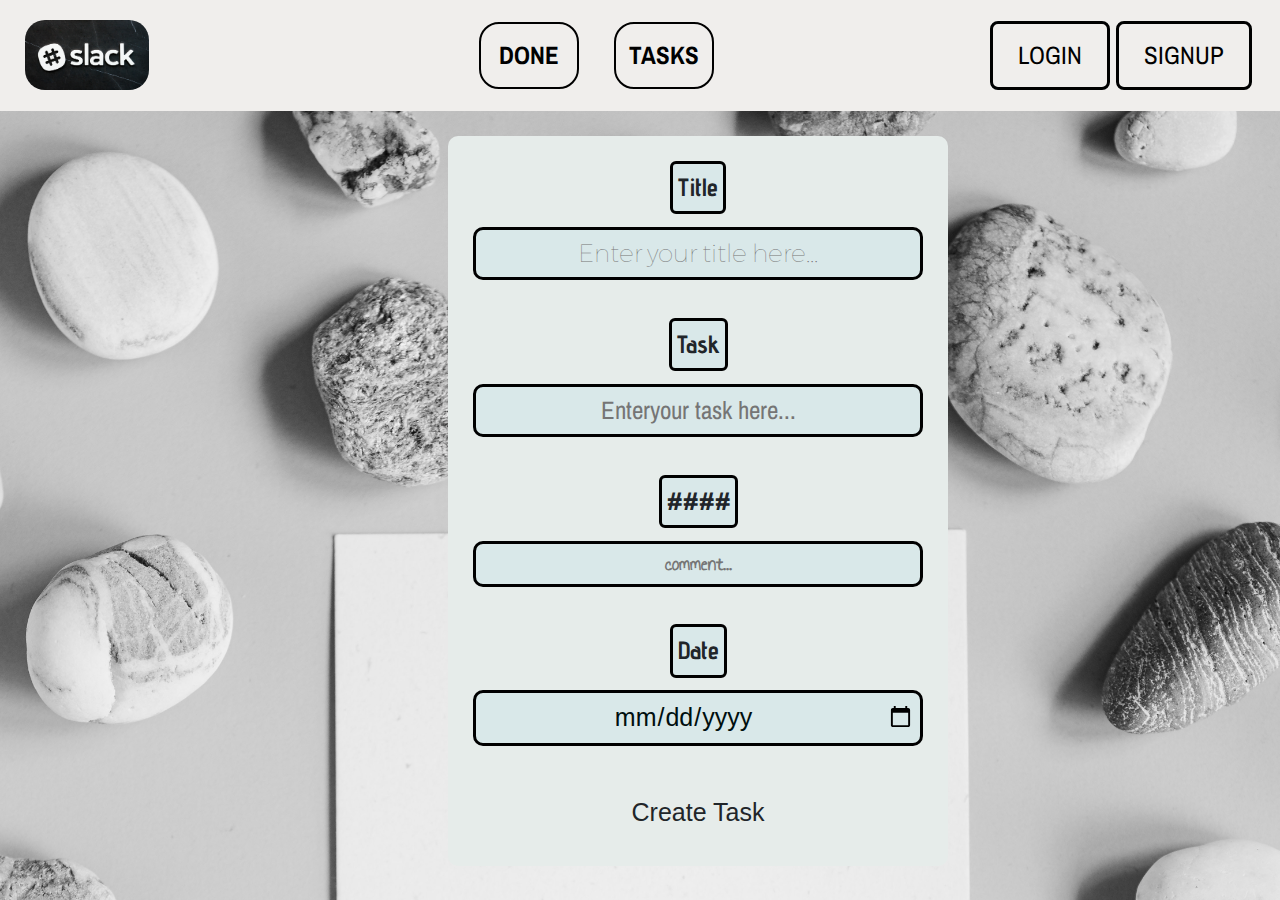
<file: index.html>
<!DOCTYPE html>
<html lang="en">
<head>
    <meta charset="UTF-8">
    <meta http-equiv="X-UA-Compatible" content="IE=edge">
    <meta name="viewport" content="width=device-width, initial-scale=1.0">
    <title>TodoList</title>
    <link rel="stylesheet" href="style.css">
    

    <!--Bootstrap-->
      <!-- Including the bootstrap CDN -->
      <link rel="stylesheet" href=
      "https://maxcdn.bootstrapcdn.com/bootstrap/4.4.1/css/bootstrap.min.css">
          <script src=
      "https://ajax.googleapis.com/ajax/libs/jquery/3.4.1/jquery.min.js">
          </script>
          <script src=
      "https://cdnjs.cloudflare.com/ajax/libs/popper.js/1.16.0/umd/popper.min.js">
          </script>
          <script src=
      "https://maxcdn.bootstrapcdn.com/bootstrap/4.4.1/js/bootstrap.min.js">
          </script>
    <!--BOOTSTRAP-->

    <!--FOnts-->
    <!--Google-->
    <link href='https://fonts.googleapis.com/css?family=Archivo Narrow' rel='stylesheet'>
    <link href='https://fonts.googleapis.com/css?family=Annie Use Your Telescope' rel='stylesheet'>
    <link href='https://fonts.googleapis.com/css?family=Alexandria' rel='stylesheet'>  
    <link href='https://fonts.googleapis.com/css?family=Advent Pro' rel='stylesheet'>
    <!--Google-->
</head>
<body>
    <!--HEADER-->
    <header>
        <nav class="navbar navbar-expand-lg navbar-light mb-3">
            <a class="navbar-brand" href="#"><img src="./images/logo.jpg" height="70px" id="logo" alt=""></a>
            <button class="navbar-toggler" type="button" data-toggle="collapse" data-target="#navbarSupportedContent" aria-controls="navbarSupportedContent" aria-expanded="false" aria-label="Toggle navigation">
              <span class="navbar-toggler-icon"></span>
            </button>
          
            <div class="collapse navbar-collapse" id="navbarSupportedContent">
              <ul class="navbar-nav m-auto">
                <li class="nav-item">
                    <a class="nav-link" href="#">DONE</a>
                  </li>
                <li class="nav-item">
                  <a class="nav-link" href="#">TASKS</a>
                </li>
              </ul>
              <form class="form-inline my-2 my-lg-0">
                <a class="nav-link" href="login.html">LOGIN</a>
                <a class="nav-link" href="login.html">SIGNUP</a>
              </form>
            </div>
          </nav>
    </header>  
    <!--Header-->

    <!--Main-->
    <main>
        <div class="main mt-sm-3 ml-sm-0">
            <form>
                <div class="div">
                    <div class="title">
                        <label class="title" for="title">Title</label>
                        <input type="text" name="title" id="title"placeholder="Enter your title here..."><br><br>
                    </div>
                    <div class="task">
                        <label class="task" for="task">Task</label>
                        <input type="text" name="task" id="task" placeholder="Enteryour task here..."><br><br>
                    </div>
                    <div class="comment">
                        <label class="comment" for="comment">####</label>
                        <input type="text" name="comment" id="comment"placeholder="comment..."><br><br>
                    </div>
                    <div class="date">
                        <label for="date">Date</label>
                        <input type="date" name="" id=""><br><br>
                    </div>
                    <div class="button" id="create-task">
                        <button class="btn text-center" id="create-task">Create Task</button>
                    </div>
                </div>
            </form>
        </div>
    </main>


    <script src="index.js"></script>
</body>
</html>
</file>
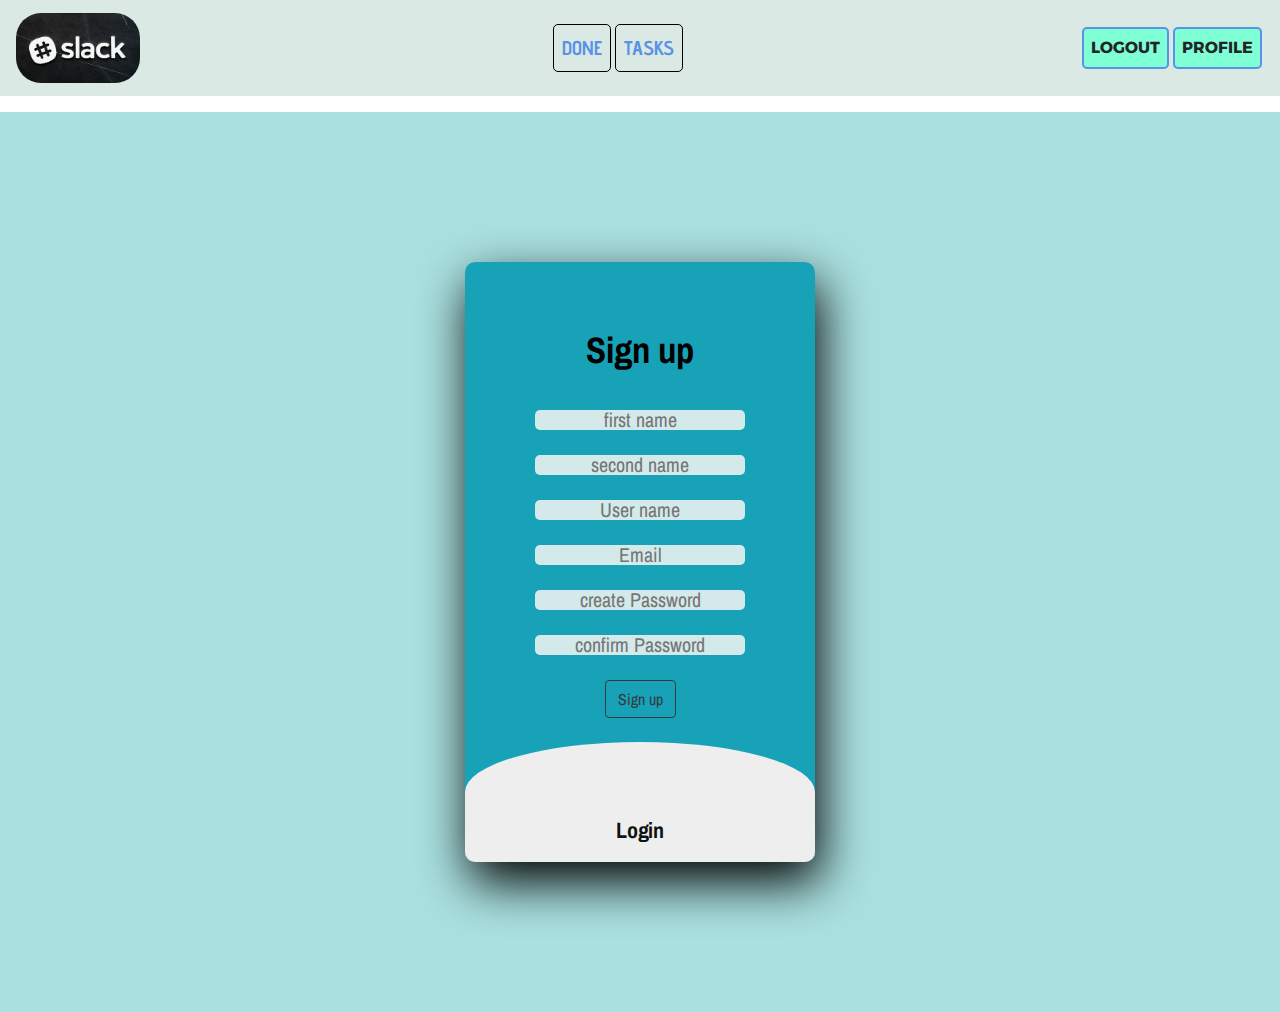
<file: login.html>
<!DOCTYPE html>
<html lang="en">
<head>
    <meta charset="UTF-8">
    <meta http-equiv="X-UA-Compatible" content="IE=edge">
    <meta name="viewport" content="width=device-width, initial-scale=1.0">
    <title>login</title>
    <link rel="stylesheet" href="login.css">

    <!--Bootstrap-->
      <!-- Including the bootstrap CDN -->
      <link rel="stylesheet" href=
      "https://maxcdn.bootstrapcdn.com/bootstrap/4.4.1/css/bootstrap.min.css">
          <script src=
      "https://ajax.googleapis.com/ajax/libs/jquery/3.4.1/jquery.min.js">
          </script>
          <script src=
      "https://cdnjs.cloudflare.com/ajax/libs/popper.js/1.16.0/umd/popper.min.js">
          </script>
          <script src=
      "https://maxcdn.bootstrapcdn.com/bootstrap/4.4.1/js/bootstrap.min.js">
          </script>
    <!--BOOTSTRAP-->

    <!--FOnts-->
    <!--Google-->
    <link href='https://fonts.googleapis.com/css?family=Archivo Narrow' rel='stylesheet'>
    <link href='https://fonts.googleapis.com/css?family=Annie Use Your Telescope' rel='stylesheet'>
    <link href='https://fonts.googleapis.com/css?family=Alexandria' rel='stylesheet'>  
    <link href='https://fonts.googleapis.com/css?family=Advent Pro' rel='stylesheet'>
    <!--Google-->
</head>
<body>


    <!--HEADER-->
    <header>
        <nav class="navbar navbar-expand-lg navbar-light mb-3">
            <a class="navbar-brand" href="index.html"><img src="./images/logo.jpg" height="70px" id="logo" alt=""></a>
            <button class="navbar-toggler" type="button" data-toggle="collapse" data-target="#navbarSupportedContent" aria-controls="navbarSupportedContent" aria-expanded="false" aria-label="Toggle navigation">
              <span class="navbar-toggler-icon"></span>
            </button>
          
            <div class="collapse navbar-collapse form-inline" id="navbarSupportedContent">
              <ul class="navbar-nav m-auto">
                <li class="nav-item">
                    <a class="nav-link" href="#">DONE</a>
                  </li>
                <li class="nav-item">
                  <a class="nav-link" href="#">TASKS</a>
                </li>
              </ul>
              <form class="form-inline my-2 my-lg-0">
                <button class="btn my-2 my-sm-0" type="submit">LOGOUT</button>
                <button class="btn my-2 my-sm-0" type="submit">PROFILE</button>
              </form>
            </div>
          </nav>
    </header>  
    <!--Header-->

    <!--Main-->
    <main>
         <!--FORM-->
         <div class="form-body" id="main">
            <div class="main text-center">  	
                <input type="checkbox" id="chk" aria-hidden="true">
        
                    <div class="signup bg-info">
                        <!--UNABLE-->
                        <form id="signup-form">
                            <label for="chk" aria-hidden="true" id="label">Sign up</label>
                            <input type="text" name="fname" placeholder="first name" id="sf" required="">
                            <input type="text" name="sname" placeholder="second name" id="sf" required="">
                            <input  type="text" name="username" placeholder="User name" id="sf" required="" >
                            <input type="email" name="email" placeholder="Email" id="sf" required="">
                            <input type="password" name="pswd" placeholder="create Password" id="sf" required maxlength="12" minlength="6">
                            <input type="password" name="pswd" placeholder="confirm Password" id="sf" required>
                            <button class="btn btn-outline-dark">Sign up</button>
                        </form>
                    </div>
        
                    <div class="login">
                        <form>
                            <label for="chk" aria-hidden="true" id="label">Login</label>
                            <input type="email" name="email" id="lf" placeholder="Email / Username" required="">
                            <input type="password" name="pswd" id="lf" placeholder="Password" required="">
                            <button class="btn btn-outline-info text-dark">Login</button>
                        </form>
                    </div>
            </div>
          </div>
    </main>
    <!--Main-->

    <!--JS-->
    <script src="login.js"></script>
</body>
</html>
</file>
<file: style.css>
* {
    margin: 0;
    padding: 0;
    font-size: 25px;
    text-align: center;
}



body{
    text-align: center;
    background-image: url(./images/bg.jpg);
    background-size: cover;
    background-repeat: no-repeat;
   background-blend-mode: luminosity;
}
header{
    display: grid;
    grid-template-columns: repeat(3,1fr);
}

#logo{
    border-radius: 20px !important;
}

.navbar{
    background: rgb(240, 238, 236);
}

.navbar ul li a{
    width: 100px;
    margin: 2px;
    padding-left: 10px;
}
nav ul li a{
    font-family: "Archivo Narrow";
    color: black !important; 
    font-weight: bold;
    border: 2px solid black;
    border-radius: 20px;
    /* background-color: beige; */
    padding: 0;
    margin-left: 33px !important;
}
nav ul li a:hover{
    color: white !important;
    background: black !important;    
}

form .nav-link{
    color: black;
    text-decoration: none;
    border: 3px solid black !important;
    border-radius: 8px !important;
    font-family: "Archivo Narrow";
    margin: 3px;
}
form .nav-link:hover{
    background-color: black;
    color: white !important;
}



input{
    color: rgb(0, 15, 15);
    background-color: rgb(217, 232, 233) !important;
    border: 3px solid black;
    border-radius: 10px;
}
label{
    border: 3px solid black;
    border-radius: 6px;
    background: rgb(217, 232, 233);
    font-weight: bolder;
}

main{
    margin-left: 35%;
}

.main{
    background-color: rgb(230, 236, 234);
    width: 500px;
    height: 100%;
    margin-left: 540px;
    border-radius: 10px;
    padding: 10px;
}

.div{
    height: 100%;
    padding: 15px;
    border-radius: 20px;
}
input{
    padding: 5px;
}
#title{
    font-family: 'Alexandria';
    font-weight: lighter;
    font-size: 25px;
}
#task{
    font-family: "Archivo Narrow";
}
#comment{
    font-family: 'Annie Use Your Telescope';
    font-size: 20px;
    font-weight: bold;
}

label{
    padding: 5px;
    font-family: 'Advent Pro';
}
input{
    width: 100%;
}
#date-label{
    margin-left: 164px;
}
#time-label{
    margin-left: 190px;
}

#date{
    margin-left: 120px;
    font-family: "Archivo Narrow";
}
#time{
    margin-left: 140px;
    font-family: "Archivo Narrow";
}




/* phones */
@media only screen and (max-width: 600px){
    *{
        margin: 0;
        padding: 0;
    }
  
   .nav-item .nav-link{
    border: none;
   }
   nav ul li a:hover{
    width: 600px;
    padding: 5px;
    margin-left: 2px;
    margin-right: 2px;
    border: 2px solid black !important;
    border-radius: 4px;
    color: whitesmoke !important;
    background: black !important;    
}

    main{
        height: 100%;
        margin-left: 22px;
    }
    .main{
        margin-left: 20px;
        justify-content: center;
        background-color: rgb(230, 236, 234);
    }
    .div {
        margin-right: 0;
        padding: 25px;
        border: none;
    }
   
    label{
        margin: 0;
        padding: 5px;
    }
    input{
        width: 100%;
    }
    #create-task{
        margin: auto;
    }
}

/* phones */
@media only screen and (max-width: 1200px) and (min-width: 400px){
    *{
        margin: 0;
        padding: 0;
    }
    body{
        background-image: url(./images/bg2.jpg);
        width: auto;
        text-align: center;
    }
  
   
   .nav-item .nav-link{
    border: none;
   }
   nav ul li a:hover{
    width: 80px;
    padding: 5px;
    margin-left: auto;
    border: 2px solid black !important;
    border-radius: 4px;
    color: whitesmoke !important;
    background: black !important;    
}

    main{
        height: 100%;
        margin-left: 0;
        margin-right: 0;
        
    }
    .main{
        width: auto;
        margin-left: 20px;
        justify-content: center;
        background-color: rgb(230, 236, 234);
    }
    .div {
        margin-right: 0;
        padding: 25px;
        border: none;
        align-self: center;
    }
   
    label{
        margin: 0;
        padding: 5px;
    }
    input{
        width: 100%;
    }
}


@media only screen and (max-width: 400px){
    *{
        margin: 0;
        padding: 0;
    }
    body{
        background-image: url(./images/bg2.jpg);
        width: auto;
    }
  
   
   .nav-item .nav-link{
    border: none;
   }
   nav ul li a:hover{
    width: 80px;
    padding: 5px;
    margin-left: auto;
    border: 2px solid black !important;
    border-radius: 4px;
    color: whitesmoke !important;
    background: black !important;    
}

    main{
        height: 100%;
        margin-left: 0;
        margin-right: 0;
        
    }
    .main{
        width: auto;
        margin-left: 20px;
        justify-content: center;
        background-color: rgb(230, 236, 234);
    }
    .div {
        margin-right: 0;
        padding: 25px;
        border: none;
    }
   
    label{
        margin: 0;
        padding: 5px;
    }
    input{
        margin-top: 2px;
        margin-bottom: 2px;
    }
    
}
    

@media only screen and (max-width: 900px) and (min-width: 701px){
    *{
        margin: 0;
        padding: 0;
    }
    body{
        background-image: url(./images/bg2.jpg);
        width: auto;
        text-align: center;
    }
  
   
   .nav-item .nav-link{
    border: none;
   }
   nav ul li a:hover{
    width: 80px;
    padding: 5px;
    margin-left: auto;
    border: 2px solid black !important;
    border-radius: 4px;
    color: whitesmoke !important;
    background: black !important;    
}

    main{
        height: 100%;
        margin-left: 0;
        margin-right: 0;
        
    }
    .main{
        width: auto;
        margin-left: 20px;
        justify-content: center;
        background-color: rgb(230, 236, 234);
    }
    .div {
        margin-right: 0;
        padding: 25px;
        border: none;
        align-self: center;
    }
   
    label{
        margin: 0;
        padding: 5px;
    }
}
</file>
<file: login.css>
.navbar{
    background-color: rgb(219, 233, 228);
}
#logo{
    border-radius: 25px !important;
}
.nav-link{
    color: rgb(89, 146, 231) !important;
    font-size: 20px;
    font-weight: bolder;
    font-family: 'Advent Pro';
    border: 1px solid black;
    padding: 3px;
    margin: 2px;
    border-radius: 5px;
}
.nav-link:hover{
    color: black !important;
    border: 2px solid rgb(89, 146, 231);
}

.navbar .btn{
    border: 2px solid rgb(89, 146, 231);
    padding: 7px;
    margin: 2px;
    border-radius: 5px;
    font-weight: bold;
    font-family: 'Alexandria';
    background-color: aquamarine;
}
.navbar .btn:hover{
    color: whitesmoke !important;
    border: 3px solid black !important;
    background-color: rgb(89, 146, 231);
}


/*Login Form*/
/* 
#sform {
    border-radius: 8px;
    text-align: center;
    border: #050503;
    background-color: rgb(219, 233, 228);
  } */
  
  .form-body{
      
   
      display: flex;
      justify-content: center;
      align-items: center;
      min-height: 100vh;
      font-family: 'Archivo Narrow';
      background: rgb(170, 224, 224);
  }
  .main{
      width: 350px;
      height: 600px;
      overflow: hidden;
      border-radius: 10px;
      box-shadow: 5px 20px 50px #000;
  }
  #chk{
      display: none;
  }
  .signup{
      position: relative;
      width:100%;
      height: 110%;
  }
  
  #signup-form {
    text-align: center;
    justify-content: center;
  }
  
  #sf{
    text-align: center;
    font-size: 20px;
    background-color: rgb(212, 233, 233);
    padding: 5px;
    margin: 25px;
    margin-left: 70PX;
  }
  #sf:hover {
    background-color: black !important;
    font-weight: bold;
    padding: 7px;
    color: whitesmoke;
  }
  
  #lf {
    text-align: center;
    font-size: 20px;
    background-color: rgb(116, 197, 197) !important;
    padding: 5px;
    margin: 25px;
    margin-left: 70PX;
  }
  #lf:hover {
    background-color: black !important;
    font-weight: bold;
    padding: 7px;
    color: whitesmoke;;
  }
  
  label{
      color: black;
      font-size: 2.3em;
      justify-content: center;
      display: flex;
      margin: 60px;
      font-weight: bold;
      cursor: pointer;
      transition: .5s ease-in-out;
  }
  input{
      width: 60%;
      height: 20px;
      background: #e0dede;
      justify-content: center;
      display: flex;
      margin: 20px auto;
      padding: 10px;
      border: none;
      outline: none;
      border-radius: 5px;
  }
  button{
      
      margin: 10px auto;
      justify-content: center;
      display: block;
      color: #fff;
      background: #573b8a;
      font-size: 1em;
      font-weight: bold;
      margin-top: 20px;
      outline: none;
      border: none;
      border-radius: 5px;
      transition: .2s ease-in;
      cursor: pointer;
  }
  
  .login{
      height: 100%;
      background: #eee;
      border-radius: 60% / 10%;
      transform: translateY(-180px);
      transition: .8s ease-in-out;
  }
  .login label{
      color: #0f1312;
      transform: scale(.6);
  }
  
  #chk:checked ~ .login{
      transform: translateY(-500px);
  }
  #chk:checked ~ .login label{
      transform: scale(1);	
  }
  #chk:checked ~ .signup label{
      transform: scale(.6);
  }
</file>
